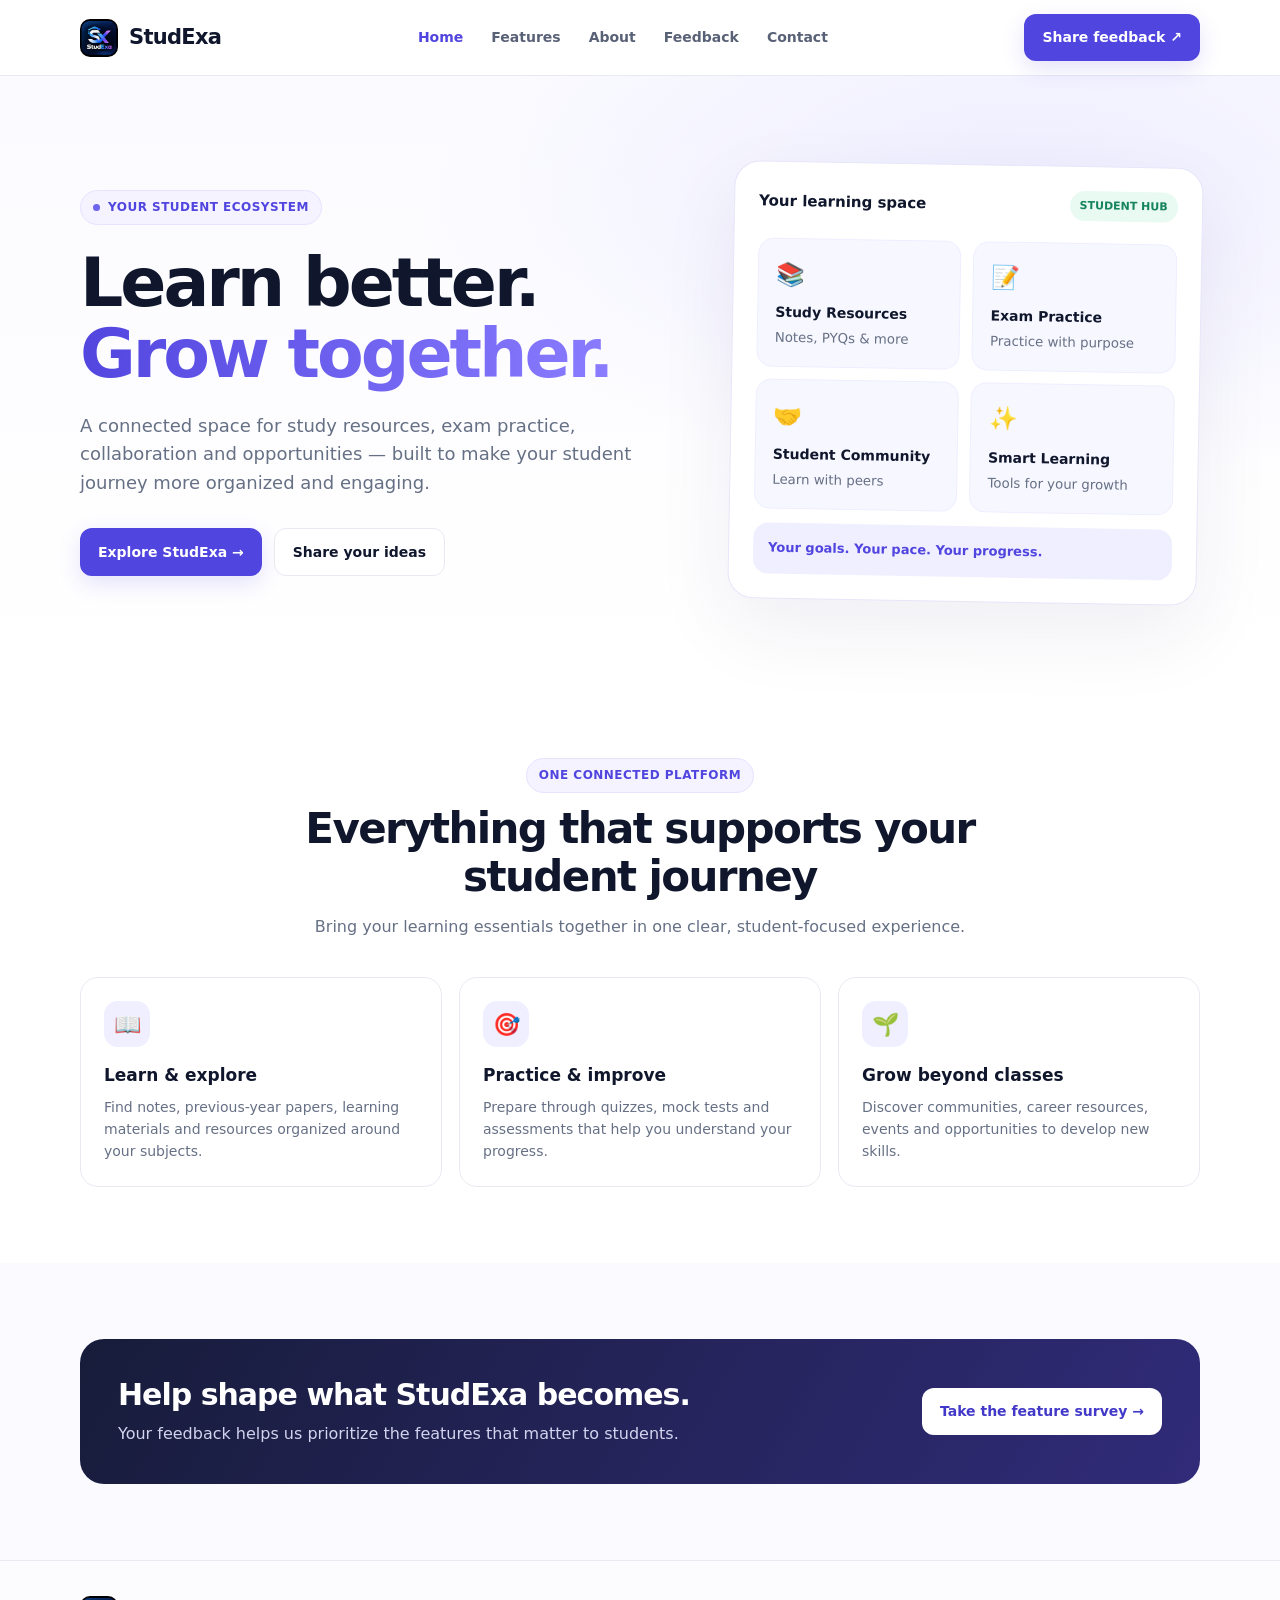
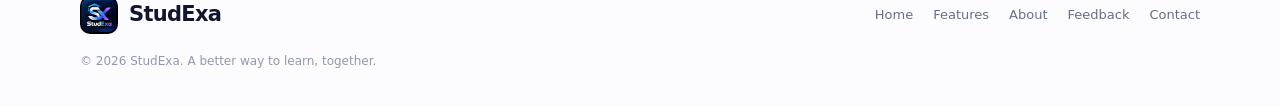
<file: index.html>
<!doctype html>
<html lang="en"><head><meta charset="utf-8"><meta name="viewport" content="width=device-width,initial-scale=1"><meta name="theme-color" content="#5145df"><meta name="description" content="StudExa — one connected space for learning, practice and student growth."><title>Home | StudExa</title><link rel="stylesheet" href="assets/style.css"></head>
<body><header><div class="container nav"><a class="brand" href="index.html"><img src="assets/studexa-logo.png" alt="StudExa logo"><span>StudExa</span></a><button class="menu" aria-label="Toggle navigation" onclick="document.querySelector('.navlinks').classList.toggle('open')">☰</button><nav class="navlinks"><a class="active" href="index.html">Home</a><a class="" href="features.html">Features</a><a class="" href="about.html">About</a><a class="" href="feedback.html">Feedback</a><a class="" href="contact.html">Contact</a></nav><a class="nav-cta" href="feedback.html">Share feedback ↗</a></div></header>

<main><section class="hero"><div class="container hero-grid"><div><span class="eyebrow"><i></i> Your student ecosystem</span><h1>Learn better.<br><span class="gradient">Grow together.</span></h1><p class="lead">A connected space for study resources, exam practice, collaboration and opportunities — built to make your student journey more organized and engaging.</p><div class="actions"><a class="btn" href="features.html">Explore StudExa →</a><a class="btn secondary" href="feedback.html">Share your ideas</a></div></div><div class="hero-card"><div class="mock-top"><div class="mock-title">Your learning space</div><span class="pill">STUDENT HUB</span></div><div class="mock-grid"><div class="mock-tile"><div class="mock-icon">📚</div><b>Study Resources</b><small>Notes, PYQs & more</small></div><div class="mock-tile"><div class="mock-icon">📝</div><b>Exam Practice</b><small>Practice with purpose</small></div><div class="mock-tile"><div class="mock-icon">🤝</div><b>Student Community</b><small>Learn with peers</small></div><div class="mock-tile"><div class="mock-icon">✨</div><b>Smart Learning</b><small>Tools for your growth</small></div></div><div class="mock-bottom">Your goals. Your pace. Your progress.</div></div></div></section>
<section class="section"><div class="container"><div class="section-head"><span class="eyebrow">One connected platform</span><h2>Everything that supports your student journey</h2><p>Bring your learning essentials together in one clear, student-focused experience.</p></div><div class="cards">
<div class="card"><div class="card-icon">📖</div><h3>Learn & explore</h3><p>Find notes, previous-year papers, learning materials and resources organized around your subjects.</p></div>
<div class="card"><div class="card-icon">🎯</div><h3>Practice & improve</h3><p>Prepare through quizzes, mock tests and assessments that help you understand your progress.</p></div>
<div class="card"><div class="card-icon">🌱</div><h3>Grow beyond classes</h3><p>Discover communities, career resources, events and opportunities to develop new skills.</p></div></div></div></section>
<section class="section soft"><div class="container"><div class="band"><div><h2>Help shape what StudExa becomes.</h2><p>Your feedback helps us prioritize the features that matter to students.</p></div><a class="btn" href="feedback.html">Take the feature survey →</a></div></div></section></main>

<footer><div class="container"><div class="footer-row"><a class="brand" href="index.html"><img src="assets/studexa-logo.png" alt="StudExa logo"><span>StudExa</span></a><div class="footer-links"><a class="active" href="index.html">Home</a><a class="" href="features.html">Features</a><a class="" href="about.html">About</a><a class="" href="feedback.html">Feedback</a><a class="" href="contact.html">Contact</a></div></div><div class="copyright">© <span id="year"></span> StudExa. A better way to learn, together.</div></div></footer><script>document.getElementById('year').textContent=new Date().getFullYear();</script></body></html>
</file>
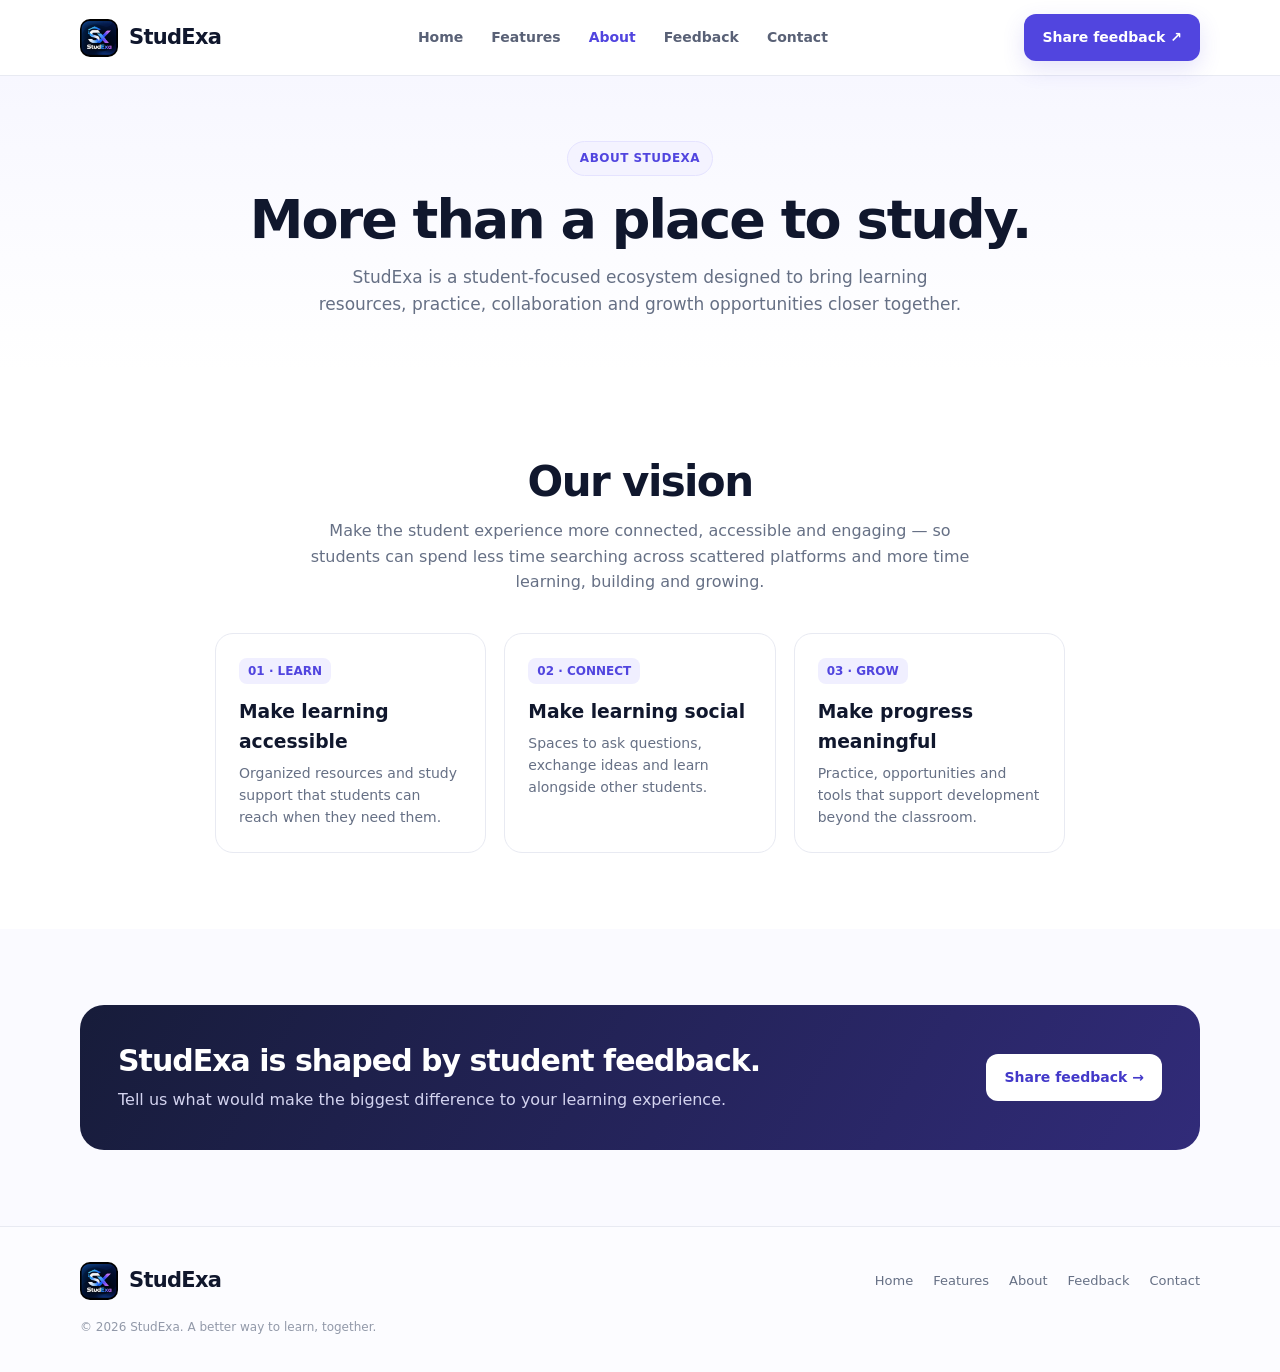
<file: about.html>
<!doctype html>
<html lang="en"><head><meta charset="utf-8"><meta name="viewport" content="width=device-width,initial-scale=1"><meta name="theme-color" content="#5145df"><meta name="description" content="StudExa — one connected space for learning, practice and student growth."><title>About | StudExa</title><link rel="stylesheet" href="assets/style.css"></head>
<body><header><div class="container nav"><a class="brand" href="index.html"><img src="assets/studexa-logo.png" alt="StudExa logo"><span>StudExa</span></a><button class="menu" aria-label="Toggle navigation" onclick="document.querySelector('.navlinks').classList.toggle('open')">☰</button><nav class="navlinks"><a class="" href="index.html">Home</a><a class="" href="features.html">Features</a><a class="active" href="about.html">About</a><a class="" href="feedback.html">Feedback</a><a class="" href="contact.html">Contact</a></nav><a class="nav-cta" href="feedback.html">Share feedback ↗</a></div></header>

<main><section class="page-hero"><div class="container"><span class="eyebrow">About StudExa</span><h1>More than a place to study.</h1><p>StudExa is a student-focused ecosystem designed to bring learning resources, practice, collaboration and growth opportunities closer together.</p></div></section>
<section class="section"><div class="container" style="max-width:850px"><div class="section-head"><h2>Our vision</h2><p>Make the student experience more connected, accessible and engaging — so students can spend less time searching across scattered platforms and more time learning, building and growing.</p></div><div class="steps"><div class="step"><span class="step-num">01 · LEARN</span><h3>Make learning accessible</h3><p>Organized resources and study support that students can reach when they need them.</p></div><div class="step"><span class="step-num">02 · CONNECT</span><h3>Make learning social</h3><p>Spaces to ask questions, exchange ideas and learn alongside other students.</p></div><div class="step"><span class="step-num">03 · GROW</span><h3>Make progress meaningful</h3><p>Practice, opportunities and tools that support development beyond the classroom.</p></div></div></div></section>
<section class="section soft"><div class="container"><div class="band"><div><h2>StudExa is shaped by student feedback.</h2><p>Tell us what would make the biggest difference to your learning experience.</p></div><a class="btn" href="feedback.html">Share feedback →</a></div></div></section></main>

<footer><div class="container"><div class="footer-row"><a class="brand" href="index.html"><img src="assets/studexa-logo.png" alt="StudExa logo"><span>StudExa</span></a><div class="footer-links"><a class="" href="index.html">Home</a><a class="" href="features.html">Features</a><a class="active" href="about.html">About</a><a class="" href="feedback.html">Feedback</a><a class="" href="contact.html">Contact</a></div></div><div class="copyright">© <span id="year"></span> StudExa. A better way to learn, together.</div></div></footer><script>document.getElementById('year').textContent=new Date().getFullYear();</script></body></html>
</file>
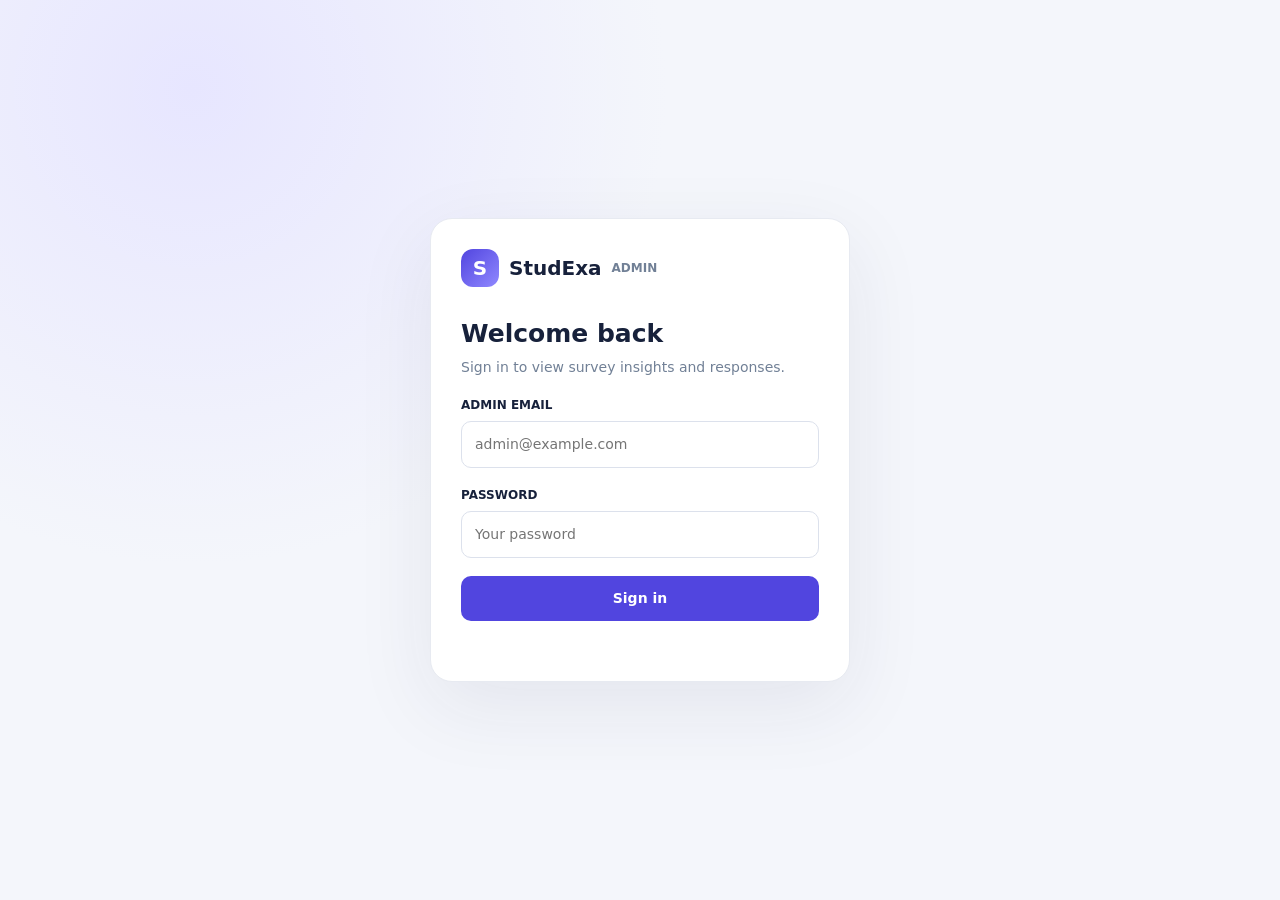
<file: admin.html>
<!doctype html>
<html lang="en">
<head>
<meta charset="utf-8"><meta name="viewport" content="width=device-width,initial-scale=1">
<meta name="theme-color" content="#111936"><title>StudExa | Admin</title>
<style>
:root{--bg:#f4f6fb;--panel:#fff;--ink:#17213b;--muted:#718096;--line:#e7eaf1;--brand:#5145df;--nav:#111936;--green:#169b72;--amber:#d58a20;--red:#d65c69}
*{box-sizing:border-box}body{margin:0;background:var(--bg);color:var(--ink);font:14px/1.5 Inter,system-ui,-apple-system,"Segoe UI",sans-serif}button,input{font:inherit}.hidden{display:none!important}
.login-wrap{min-height:100vh;display:grid;place-items:center;padding:20px;background:radial-gradient(circle at 15% 10%,#e7e6ff,transparent 35%),var(--bg)}.login{width:min(420px,100%);background:white;border:1px solid var(--line);border-radius:22px;padding:30px;box-shadow:0 24px 80px #202b5014}.logo{display:flex;align-items:center;gap:10px;font-weight:900;font-size:20px}.logo-mark{width:38px;height:38px;border-radius:12px;background:linear-gradient(135deg,#5145df,#9088ff);display:grid;place-items:center;color:white}.login h1{font-size:25px;margin:28px 0 5px}.muted{color:var(--muted)}.field{margin:18px 0}.field label{display:block;font-weight:700;font-size:12px;margin-bottom:7px}.field input{width:100%;padding:12px 13px;border:1px solid #dce1ec;border-radius:10px;outline:none}.field input:focus{border-color:var(--brand);box-shadow:0 0 0 3px #5145df18}.btn{border:0;border-radius:10px;background:var(--brand);color:white;padding:12px 16px;font-weight:800;cursor:pointer}.btn:disabled{opacity:.6;cursor:wait}.btn.ghost{background:#f0efff;color:var(--brand)}.full{width:100%}.error{color:#b42318;font-size:12px;margin-top:12px;min-height:18px}
.app{min-height:100vh}.sidebar{position:fixed;inset:0 auto 0 0;width:238px;background:var(--nav);color:white;padding:24px 16px;display:flex;flex-direction:column}.sidebar .logo{padding:0 8px 30px}.side-label{color:#8792b4;font-size:10px;font-weight:800;letter-spacing:1.4px;padding:14px 10px 8px}.side-link{display:flex;align-items:center;gap:11px;padding:11px 12px;color:#c5cce0;border-radius:10px;text-decoration:none;margin:2px 0;font-weight:650}.side-link.active,.side-link:hover{background:#292f57;color:white}.side-bottom{margin-top:auto;color:#98a2c0;font-size:11px;padding:12px}
.main{margin-left:238px;padding:28px 34px 60px;max-width:1600px}.topbar{display:flex;justify-content:space-between;align-items:center;gap:15px;margin-bottom:28px}.topbar h1{font-size:25px;margin:0;letter-spacing:-.6px}.top-actions{display:flex;align-items:center;gap:10px}.user-email{font-size:12px;color:var(--muted)}.status{font-size:11px;font-weight:800;padding:6px 9px;border-radius:20px;background:#e9faf3;color:#11845f}
.kpis{display:grid;grid-template-columns:repeat(4,1fr);gap:15px;margin-bottom:18px}.kpi,.panel{background:var(--panel);border:1px solid var(--line);border-radius:15px;padding:19px}.kpi-label{font-size:12px;color:var(--muted);font-weight:700}.kpi-value{font-size:29px;font-weight:900;letter-spacing:-1px;margin-top:8px}.kpi-foot{font-size:11px;color:var(--muted);margin-top:2px}.grid2{display:grid;grid-template-columns:1.2fr .8fr;gap:16px;margin-bottom:16px}.panel{min-width:0}.panel-head{display:flex;justify-content:space-between;align-items:center;gap:12px;margin-bottom:17px}.panel h2{font-size:15px;margin:0}.panel-sub{font-size:11px;color:var(--muted);margin-top:3px}.chart{display:flex;flex-direction:column;gap:13px}.bar-row{display:grid;grid-template-columns:minmax(110px,1fr) 3fr 35px;align-items:center;gap:10px;font-size:12px}.bar-label{overflow:hidden;text-overflow:ellipsis;white-space:nowrap;color:#47516a}.track{height:10px;border-radius:20px;background:#f0f1f6;overflow:hidden;display:flex}.seg{height:100%}.seg.must{background:#5145df}.seg.useful{background:#32ad85}.seg.unsure{background:#e7ad48}.seg.no{background:#cbd1dd}.bar-total{text-align:right;color:var(--muted);font-variant-numeric:tabular-nums}
.legend{display:flex;gap:13px;flex-wrap:wrap;font-size:11px;color:var(--muted)}.legend span{display:inline-flex;align-items:center;gap:5px}.dot{width:8px;height:8px;border-radius:3px;display:inline-block}.table-wrap{overflow:auto}table{width:100%;border-collapse:collapse;min-width:650px}th,td{text-align:left;border-bottom:1px solid var(--line);padding:11px 9px;font-size:12px}th{color:var(--muted);font-size:10px;text-transform:uppercase;letter-spacing:.6px}td.num{text-align:right;font-variant-numeric:tabular-nums}.priority{font-weight:850;color:var(--brand)}.ideas{display:grid;gap:9px}.idea{background:#f8f9fc;border:1px solid var(--line);border-radius:10px;padding:12px;font-size:12px;white-space:pre-wrap}.toolbar{display:flex;gap:9px;flex-wrap:wrap;align-items:center}.toolbar input,.toolbar select{padding:9px 11px;border:1px solid var(--line);border-radius:9px;background:white;color:var(--ink)}.empty{padding:30px;text-align:center;color:var(--muted);font-size:13px}.notice{background:#fff8e9;border:1px solid #f4e4bd;color:#77551b;border-radius:11px;padding:12px 14px;font-size:12px;margin-bottom:16px}
@media(max-width:1050px){.sidebar{width:200px}.main{margin-left:200px;padding:24px}.kpis{grid-template-columns:repeat(2,1fr)}.grid2{grid-template-columns:1fr}}
@media(max-width:650px){.sidebar{position:static;width:auto;height:auto;padding:12px;display:block}.sidebar .logo{padding:4px 7px 12px}.side-label,.side-bottom{display:none}.side-nav{display:flex;gap:5px;overflow:auto}.side-link{white-space:nowrap;padding:8px 10px;font-size:12px}.main{margin:0;padding:18px 13px 40px}.topbar{align-items:flex-start;flex-direction:column;margin-bottom:18px}.topbar h1{font-size:22px}.top-actions{width:100%;justify-content:space-between}.kpis{gap:9px}.kpi{padding:14px}.kpi-value{font-size:24px}.kpi-label{font-size:11px}.grid2{gap:10px}.panel{padding:15px}.bar-row{grid-template-columns:95px 1fr 25px;gap:6px;font-size:10px}.user-email{max-width:220px;overflow-wrap:anywhere}}
</style>
</head>
<body>
<section id="loginView" class="login-wrap"><form class="login" id="loginForm">
<div class="logo"><span class="logo-mark">S</span> StudExa <span class="muted" style="font-size:12px;font-weight:700">ADMIN</span></div>
<h1>Welcome back</h1><div class="muted">Sign in to view survey insights and responses.</div>
<div class="field"><label for="email">ADMIN EMAIL</label><input id="email" type="email" autocomplete="username" required placeholder="admin@example.com"></div>
<div class="field"><label for="password">PASSWORD</label><input id="password" type="password" autocomplete="current-password" required placeholder="Your password"></div>
<button class="btn full" id="loginBtn">Sign in</button><div class="error" id="loginError"></div>
</form></section>
<section id="appView" class="app hidden">
<aside class="sidebar"><div class="logo"><span class="logo-mark">S</span> StudExa</div><div class="side-label">WORKSPACE</div><nav class="side-nav"><a class="side-link active" href="#overview">▦ Overview</a><a class="side-link" href="#categories">▤ Categories</a><a class="side-link" href="#features">◫ Feature analysis</a><a class="side-link" href="#ideas">✎ Suggestions</a></nav><div class="side-bottom">Survey insights</div></aside>
<main class="main"><div class="topbar"><div><h1>Survey overview</h1><div class="muted" style="font-size:12px">StudExa feature feedback and response analysis</div></div><div class="top-actions"><span class="user-email" id="userEmail"></span><span class="status">● Secure session</span><button class="btn ghost" id="refreshBtn">↻ Refresh</button><button class="btn" id="logoutBtn">Sign out</button></div></div>
<div class="notice">Survey ratings start with “Not Sure” by default. The dashboard reports submitted choices as recorded; it cannot determine whether a respondent changed each default.</div>
<section id="overview"><div class="kpis">
<div class="kpi"><div class="kpi-label">TOTAL RESPONSES</div><div class="kpi-value" id="totalResponses">—</div><div class="kpi-foot">Submitted survey records</div></div>
<div class="kpi"><div class="kpi-label">FEATURE RATINGS</div><div class="kpi-value" id="totalRatings">—</div><div class="kpi-foot">Across all submitted responses</div></div>
<div class="kpi"><div class="kpi-label">MUST HAVE</div><div class="kpi-value" id="mustHave">—</div><div class="kpi-foot">Ratings marked Must Have</div></div>
<div class="kpi"><div class="kpi-label">USEFUL + MUST HAVE</div><div class="kpi-value" id="positiveRate">—</div><div class="kpi-foot">Share of all ratings</div></div>
</div></section>
<div class="grid2"><section class="panel"><div class="panel-head"><div><h2>Overall rating distribution</h2><div class="panel-sub">All feature ratings combined</div></div></div><div id="overallChart" class="chart"></div><div class="legend" style="margin-top:18px"><span><i class="dot" style="background:#5145df"></i>Must Have</span><span><i class="dot" style="background:#32ad85"></i>Useful</span><span><i class="dot" style="background:#e7ad48"></i>Not Sure</span><span><i class="dot" style="background:#cbd1dd"></i>Not Needed</span></div></section>
<section class="panel"><div class="panel-head"><div><h2>Response activity</h2><div class="panel-sub">Submissions by date</div></div></div><div id="activityChart" class="chart"></div></section></div>
<section class="panel" id="categories"><div class="panel-head"><div><h2>Category comparison</h2><div class="panel-sub">Share of ratings marked Must Have or Useful</div></div></div><div id="categoryChart" class="chart"></div></section>
<section class="panel" id="features" style="margin-top:16px"><div class="panel-head"><div><h2>Feature-level analysis</h2><div class="panel-sub">Ranked by Must Have + Useful responses</div></div><div class="toolbar"><input id="featureSearch" placeholder="Search features…"><select id="categoryFilter"><option value="">All categories</option></select></div></div><div class="table-wrap"><table><thead><tr><th>Feature</th><th>Category</th><th class="num">Must have</th><th class="num">Useful</th><th class="num">Not sure</th><th class="num">Not needed</th><th class="num">Positive %</th></tr></thead><tbody id="featureTable"></tbody></table></div></section>
<section class="panel" id="ideas" style="margin-top:16px"><div class="panel-head"><div><h2>Student suggestions</h2><div class="panel-sub">Optional ideas shared with survey submissions</div></div><span class="muted" id="ideaCount"></span></div><div id="ideaList" class="ideas"></div></section>
<div id="loadError" class="error"></div>
</main></section>
<script>
const cfg={apiKey:"AIzaSyDFv6fVYAH8S95BQQiL_O3RfxHeDN9xOVA",projectId:"studexa-34e5e"};
const collectionPath=`https://firestore.googleapis.com/v1/projects/${cfg.projectId}/databases/(default)/documents/studexa_feature_surveys`;
let idToken=null,allDocs=[],analysisRows=[];
const $=id=>document.getElementById(id);
function decode(v){if(!v)return null;if("stringValue"in v)return v.stringValue;if("integerValue"in v)return Number(v.integerValue);if("doubleValue"in v)return v.doubleValue;if("booleanValue"in v)return v.booleanValue;if("timestampValue"in v)return v.timestampValue;if("nullValue"in v)return null;if("mapValue"in v){const o={};for(const [k,x]of Object.entries(v.mapValue.fields||{}))o[k]=decode(x);return o}if("arrayValue"in v)return(v.arrayValue.values||[]).map(decode);return null}
function docData(d){const o={};for(const[k,v]of Object.entries(d.fields||{}))o[k]=decode(v);return o}
function pct(n,d){return d?Math.round(n/d*100):0}
function fmt(n){return Number(n||0).toLocaleString("en-IN")}
function showError(m){$("loadError").textContent=m||""}
async function signIn(email,password){const r=await fetch(`https://identitytoolkit.googleapis.com/v1/accounts:signInWithPassword?key=${cfg.apiKey}`,{method:"POST",headers:{"Content-Type":"application/json"},body:JSON.stringify({email,password,returnSecureToken:true})});const d=await r.json();if(!r.ok)throw Error(d.error?.message||"Sign in failed");return d}
async function loadAll(){let token=null,docs=[];do{const u=new URL(collectionPath);u.searchParams.set("pageSize","100");if(token)u.searchParams.set("pageToken",token);const r=await fetch(u,{headers:{Authorization:`Bearer ${idToken}`}});const d=await r.json();if(!r.ok)throw Error(d.error?.message||"Could not load survey records");docs.push(...(d.documents||[]));token=d.nextPageToken||null;}while(token);return docs.map(d=>({id:d.name.split("/").pop(),...docData(d)}))}
const categories=[
["learningResources","Learning & Study Resources"],["exams","Exams & Assessment"],["quizGamification","Quiz & Gamification"],["aiLearning","AI-Powered Learning"],["community","Student Community & Collaboration"],["career","Career & Professional Development"],["campusUtilities","Campus & College Utilities"],["offlineSmart","Offline & Smart Features"]
];
function makeAnalysis(){const featureMap=new Map(),categoryMap={};let overall={must_have:0,useful:0,not_sure:0,not_needed:0},dates={};
categories.forEach(([key,title])=>categoryMap[key]={key,title,must_have:0,useful:0,not_sure:0,not_needed:0,total:0});
for(const d of allDocs){const date=(d.submittedAt||"").slice(0,10)||"Unknown";dates[date]=(dates[date]||0)+1;
const fr=d.featureRatings||{};
for(const [catKey,catTitle]of categories){const values=fr[catKey]||{};for(const [feature,value]of Object.entries(values)){if(!featureMap.has(feature))featureMap.set(feature,{feature,category:catTitle,must_have:0,useful:0,not_sure:0,not_needed:0,total:0});const row=featureMap.get(feature);if(row[value]!==undefined){row[value]++;row.total++;overall[value]++;categoryMap[catKey][value]++;categoryMap[catKey].total++;}}}}
analysisRows=[...featureMap.values()].map(x=>({...x,positive:x.must_have+x.useful,positivePct:pct(x.must_have+x.useful,x.total)})).sort((a,b)=>b.positive-a.positive||b.positivePct-a.positivePct);
return{overall,categoryMap:Object.values(categoryMap),dates,total:analysisRows.reduce((a,x)=>a+x.total,0)}}
function render(){const a=makeAnalysis(),total=a.overall.must_have+a.overall.useful+a.overall.not_sure+a.overall.not_needed;$("totalResponses").textContent=fmt(allDocs.length);$("totalRatings").textContent=fmt(total);$("mustHave").textContent=fmt(a.overall.must_have);$("positiveRate").textContent=pct(a.overall.must_have+a.overall.useful,total)+"%";
const vals=[["Must Have",a.overall.must_have,"must"],["Useful",a.overall.useful,"useful"],["Not Sure",a.overall.not_sure,"unsure"],["Not Needed",a.overall.not_needed,"no"]];$("overallChart").innerHTML=vals.map(([n,v,c])=>`<div class="bar-row"><div class="bar-label">${n}</div><div class="track"><div class="seg ${c}" style="width:${pct(v,total)}%"></div></div><div class="bar-total">${pct(v,total)}%</div></div>`).join("");
const dates=Object.entries(a.dates).sort((x,y)=>x[0].localeCompare(y[0])).slice(-10),max=Math.max(1,...dates.map(x=>x[1]));$("activityChart").innerHTML=dates.length?dates.map(([d,n])=>`<div class="bar-row"><div class="bar-label">${d}</div><div class="track"><div class="seg must" style="width:${n/max*100}%"></div></div><div class="bar-total">${n}</div></div>`).join(""):'<div class="empty">No submissions yet.</div>';
$("categoryChart").innerHTML=a.categoryMap.map(c=>`<div class="bar-row"><div class="bar-label" title="${c.title}">${c.title}</div><div class="track"><div class="seg must" style="width:${pct(c.must_have,c.total)}%"></div><div class="seg useful" style="width:${pct(c.useful,c.total)}%"></div></div><div class="bar-total">${pct(c.must_have+c.useful,c.total)}%</div></div>`).join("");
$("categoryFilter").innerHTML='<option value="">All categories</option>'+categories.map(([k,t])=>`<option value="${t}">${t}</option>`).join("");
renderFeatureTable();renderIdeas()}
function renderFeatureTable(){const q=$("featureSearch").value.toLowerCase(),cat=$("categoryFilter").value;const rows=analysisRows.filter(x=>(!cat||x.category===cat)&&x.feature.toLowerCase().includes(q));$("featureTable").innerHTML=rows.map(x=>`<tr><td>${esc(x.feature)}</td><td>${esc(x.category)}</td><td class="num">${x.must_have}</td><td class="num">${x.useful}</td><td class="num">${x.not_sure}</td><td class="num">${x.not_needed}</td><td class="num priority">${x.positivePct}%</td></tr>`).join("")||'<tr><td colspan="7" class="empty">No matching feature ratings.</td></tr>'}
function renderIdeas(){const ideas=allDocs.filter(d=>typeof d.customIdea==="string"&&d.customIdea.trim()).sort((a,b)=>(b.submittedAt||"").localeCompare(a.submittedAt||""));$("ideaCount").textContent=ideas.length+" suggestions";$("ideaList").innerHTML=ideas.length?ideas.map(d=>`<div class="idea">${esc(d.customIdea)}<div class="muted" style="margin-top:7px;font-size:10px">${d.submittedAt?new Date(d.submittedAt).toLocaleString():"Date unavailable"}</div></div>`).join(""):'<div class="empty">No written suggestions yet.</div>'}
function esc(s){return String(s??"").replace(/[&<>"']/g,c=>({"&":"&amp;","<":"&lt;",">":"&gt;",'"':"&quot;","'":"&#39;"}[c]))}
async function refresh(){showError("");$("refreshBtn").disabled=true;$("refreshBtn").textContent="Loading…";try{allDocs=await loadAll();render()}catch(e){showError(e.message)}finally{$("refreshBtn").disabled=false;$("refreshBtn").textContent="↻ Refresh"}}
$("loginForm").addEventListener("submit",async e=>{e.preventDefault();$("loginBtn").disabled=true;$("loginBtn").textContent="Signing in…";$("loginError").textContent="";try{const auth=await signIn($("email").value.trim(),$("password").value);idToken=auth.idToken;$("loginView").classList.add("hidden");$("appView").classList.remove("hidden");$("userEmail").textContent=auth.email||"";await refresh()}catch(err){$("loginError").textContent=err.message}finally{$("loginBtn").disabled=false;$("loginBtn").textContent="Sign in"}});
$("logoutBtn").onclick=()=>{idToken=null;allDocs=[];$("appView").classList.add("hidden");$("loginView").classList.remove("hidden");$("password").value=""};
$("refreshBtn").onclick=refresh;$("featureSearch").oninput=renderFeatureTable;$("categoryFilter").onchange=renderFeatureTable;
</script>
</body></html>
</file>
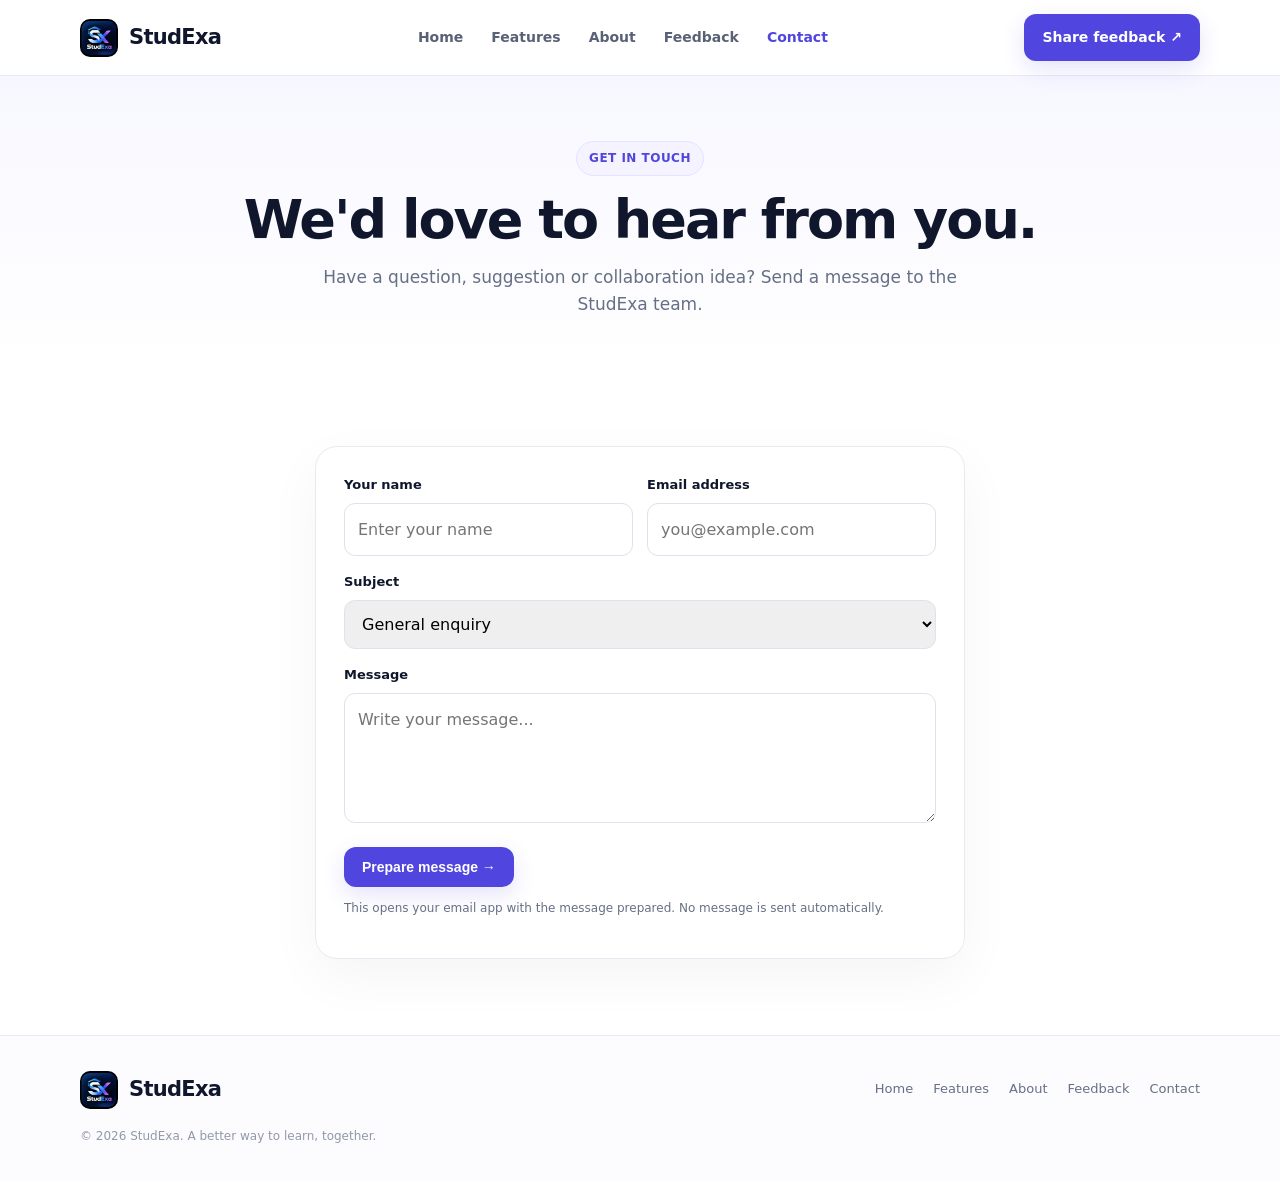
<file: contact.html>
<!doctype html>
<html lang="en"><head><meta charset="utf-8"><meta name="viewport" content="width=device-width,initial-scale=1"><meta name="theme-color" content="#5145df"><meta name="description" content="StudExa — one connected space for learning, practice and student growth."><title>Contact | StudExa</title><link rel="stylesheet" href="assets/style.css"></head>
<body><header><div class="container nav"><a class="brand" href="index.html"><img src="assets/studexa-logo.png" alt="StudExa logo"><span>StudExa</span></a><button class="menu" aria-label="Toggle navigation" onclick="document.querySelector('.navlinks').classList.toggle('open')">☰</button><nav class="navlinks"><a class="" href="index.html">Home</a><a class="" href="features.html">Features</a><a class="" href="about.html">About</a><a class="" href="feedback.html">Feedback</a><a class="active" href="contact.html">Contact</a></nav><a class="nav-cta" href="feedback.html">Share feedback ↗</a></div></header>

<main><section class="page-hero"><div class="container"><span class="eyebrow">Get in touch</span><h1>We'd love to hear from you.</h1><p>Have a question, suggestion or collaboration idea? Send a message to the StudExa team.</p></div></section>
<section class="section"><div class="container"><form class="form-card" id="contactForm"><div class="form-row"><div class="field"><label for="name">Your name</label><input id="name" name="name" placeholder="Enter your name" required></div><div class="field"><label for="email">Email address</label><input id="email" name="email" type="email" placeholder="you@example.com" required></div></div><div class="field"><label for="subject">Subject</label><select id="subject" name="subject"><option>General enquiry</option><option>Suggestion</option><option>Collaboration</option><option>Report an issue</option></select></div><div class="field"><label for="message">Message</label><textarea id="message" name="message" placeholder="Write your message..." required></textarea></div><button class="btn" type="submit">Prepare message →</button><p class="notice" id="formNote">This opens your email app with the message prepared. No message is sent automatically.</p></form></div></section></main>
<script>
document.getElementById('contactForm').addEventListener('submit',function(e){e.preventDefault();const d=new FormData(this);const subject=encodeURIComponent('[StudExa] '+d.get('subject'));const body=encodeURIComponent('Name: '+d.get('name')+'\nEmail: '+d.get('email')+'\n\n'+d.get('message'));window.location.href='mailto:?subject='+subject+'&body='+body;});
</script>

<footer><div class="container"><div class="footer-row"><a class="brand" href="index.html"><img src="assets/studexa-logo.png" alt="StudExa logo"><span>StudExa</span></a><div class="footer-links"><a class="" href="index.html">Home</a><a class="" href="features.html">Features</a><a class="" href="about.html">About</a><a class="" href="feedback.html">Feedback</a><a class="active" href="contact.html">Contact</a></div></div><div class="copyright">© <span id="year"></span> StudExa. A better way to learn, together.</div></div></footer><script>document.getElementById('year').textContent=new Date().getFullYear();</script></body></html>
</file>
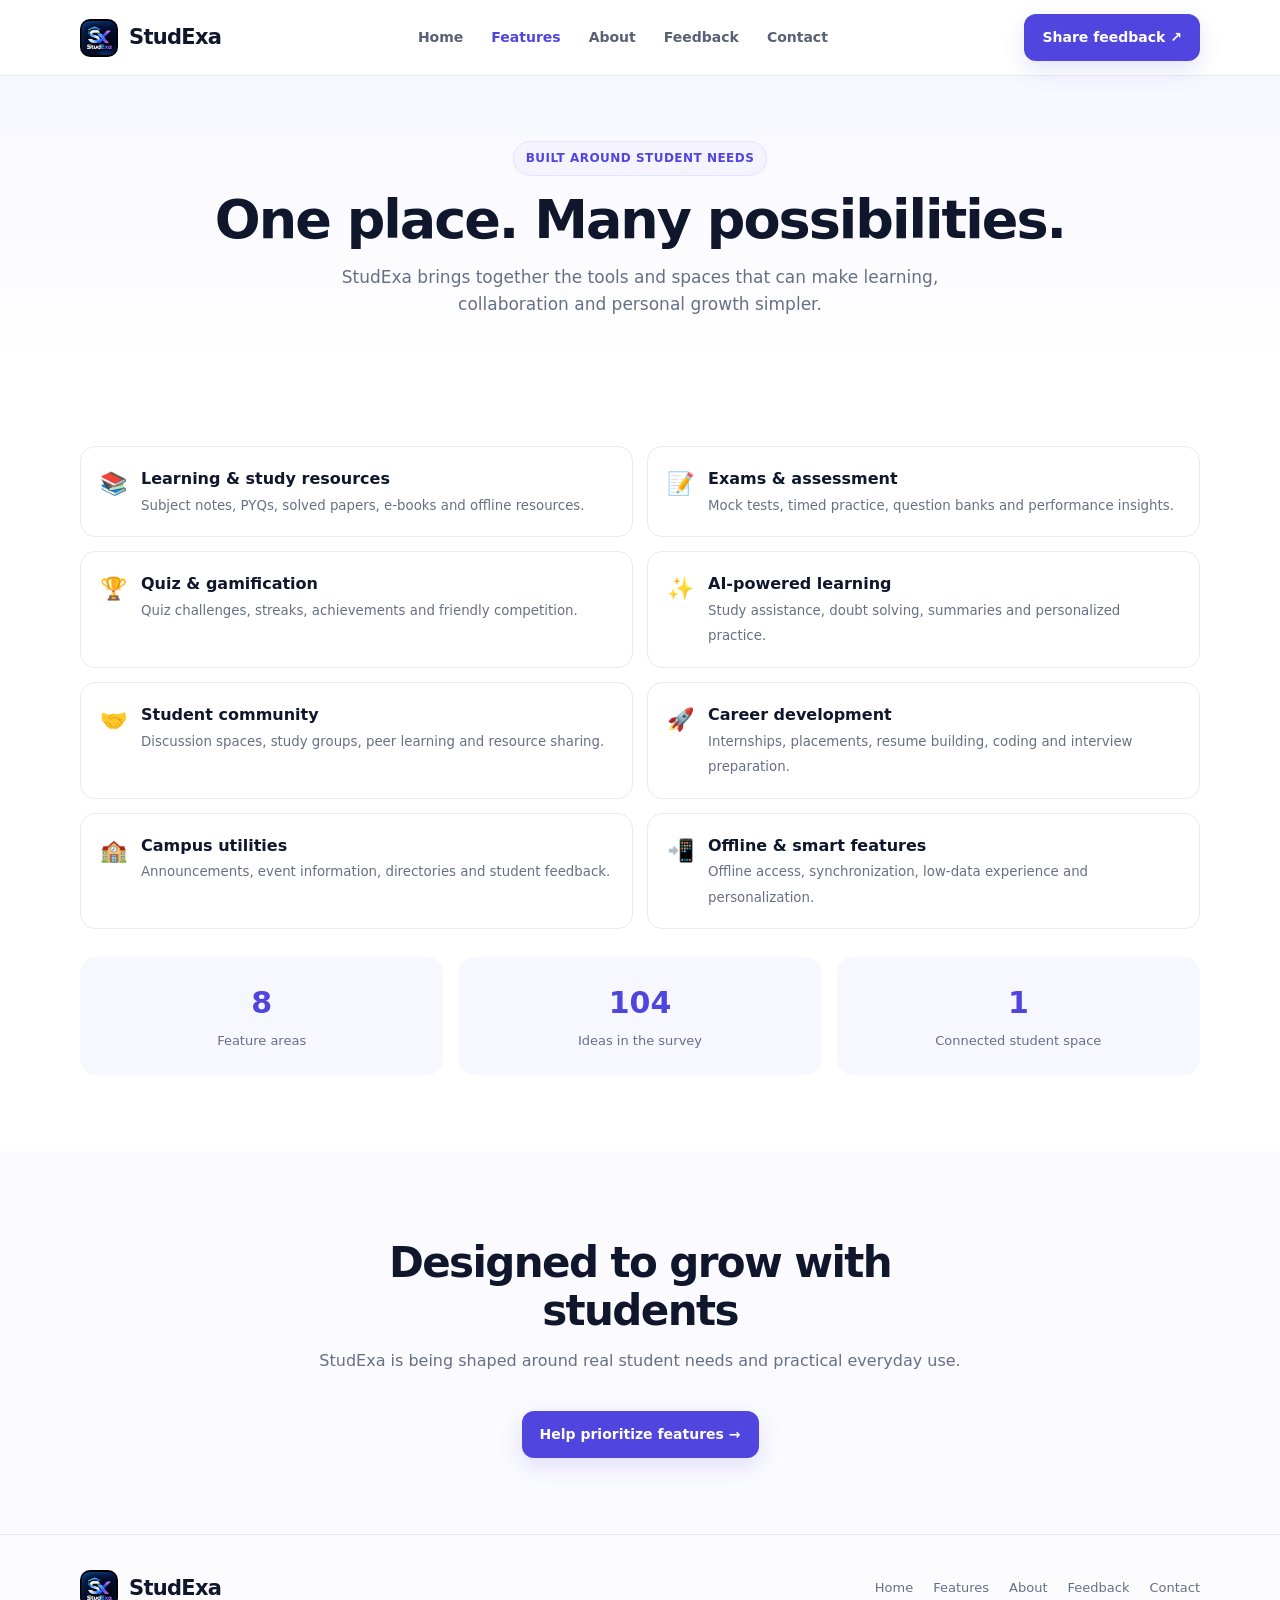
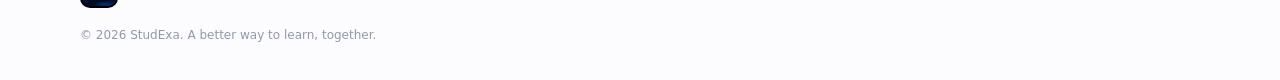
<file: features.html>
<!doctype html>
<html lang="en"><head><meta charset="utf-8"><meta name="viewport" content="width=device-width,initial-scale=1"><meta name="theme-color" content="#5145df"><meta name="description" content="StudExa — one connected space for learning, practice and student growth."><title>Features | StudExa</title><link rel="stylesheet" href="assets/style.css"></head>
<body><header><div class="container nav"><a class="brand" href="index.html"><img src="assets/studexa-logo.png" alt="StudExa logo"><span>StudExa</span></a><button class="menu" aria-label="Toggle navigation" onclick="document.querySelector('.navlinks').classList.toggle('open')">☰</button><nav class="navlinks"><a class="" href="index.html">Home</a><a class="active" href="features.html">Features</a><a class="" href="about.html">About</a><a class="" href="feedback.html">Feedback</a><a class="" href="contact.html">Contact</a></nav><a class="nav-cta" href="feedback.html">Share feedback ↗</a></div></header>

<main><section class="page-hero"><div class="container"><span class="eyebrow">Built around student needs</span><h1>One place. Many possibilities.</h1><p>StudExa brings together the tools and spaces that can make learning, collaboration and personal growth simpler.</p></div></section>
<section class="section"><div class="container"><div class="feature-list">
<div class="feature-item"><span>📚</span><div><b>Learning & study resources</b><small>Subject notes, PYQs, solved papers, e-books and offline resources.</small></div></div>
<div class="feature-item"><span>📝</span><div><b>Exams & assessment</b><small>Mock tests, timed practice, question banks and performance insights.</small></div></div>
<div class="feature-item"><span>🏆</span><div><b>Quiz & gamification</b><small>Quiz challenges, streaks, achievements and friendly competition.</small></div></div>
<div class="feature-item"><span>✨</span><div><b>AI-powered learning</b><small>Study assistance, doubt solving, summaries and personalized practice.</small></div></div>
<div class="feature-item"><span>🤝</span><div><b>Student community</b><small>Discussion spaces, study groups, peer learning and resource sharing.</small></div></div>
<div class="feature-item"><span>🚀</span><div><b>Career development</b><small>Internships, placements, resume building, coding and interview preparation.</small></div></div>
<div class="feature-item"><span>🏫</span><div><b>Campus utilities</b><small>Announcements, event information, directories and student feedback.</small></div></div>
<div class="feature-item"><span>📲</span><div><b>Offline & smart features</b><small>Offline access, synchronization, low-data experience and personalization.</small></div></div>
</div><div class="stat-row"><div class="stat"><strong>8</strong><span>Feature areas</span></div><div class="stat"><strong>104</strong><span>Ideas in the survey</span></div><div class="stat"><strong>1</strong><span>Connected student space</span></div></div></div></section>
<section class="section soft"><div class="container"><div class="section-head"><h2>Designed to grow with students</h2><p>StudExa is being shaped around real student needs and practical everyday use.</p></div><div class="actions" style="justify-content:center"><a class="btn" href="feedback.html">Help prioritize features →</a></div></div></section></main>

<footer><div class="container"><div class="footer-row"><a class="brand" href="index.html"><img src="assets/studexa-logo.png" alt="StudExa logo"><span>StudExa</span></a><div class="footer-links"><a class="" href="index.html">Home</a><a class="active" href="features.html">Features</a><a class="" href="about.html">About</a><a class="" href="feedback.html">Feedback</a><a class="" href="contact.html">Contact</a></div></div><div class="copyright">© <span id="year"></span> StudExa. A better way to learn, together.</div></div></footer><script>document.getElementById('year').textContent=new Date().getFullYear();</script></body></html>
</file>
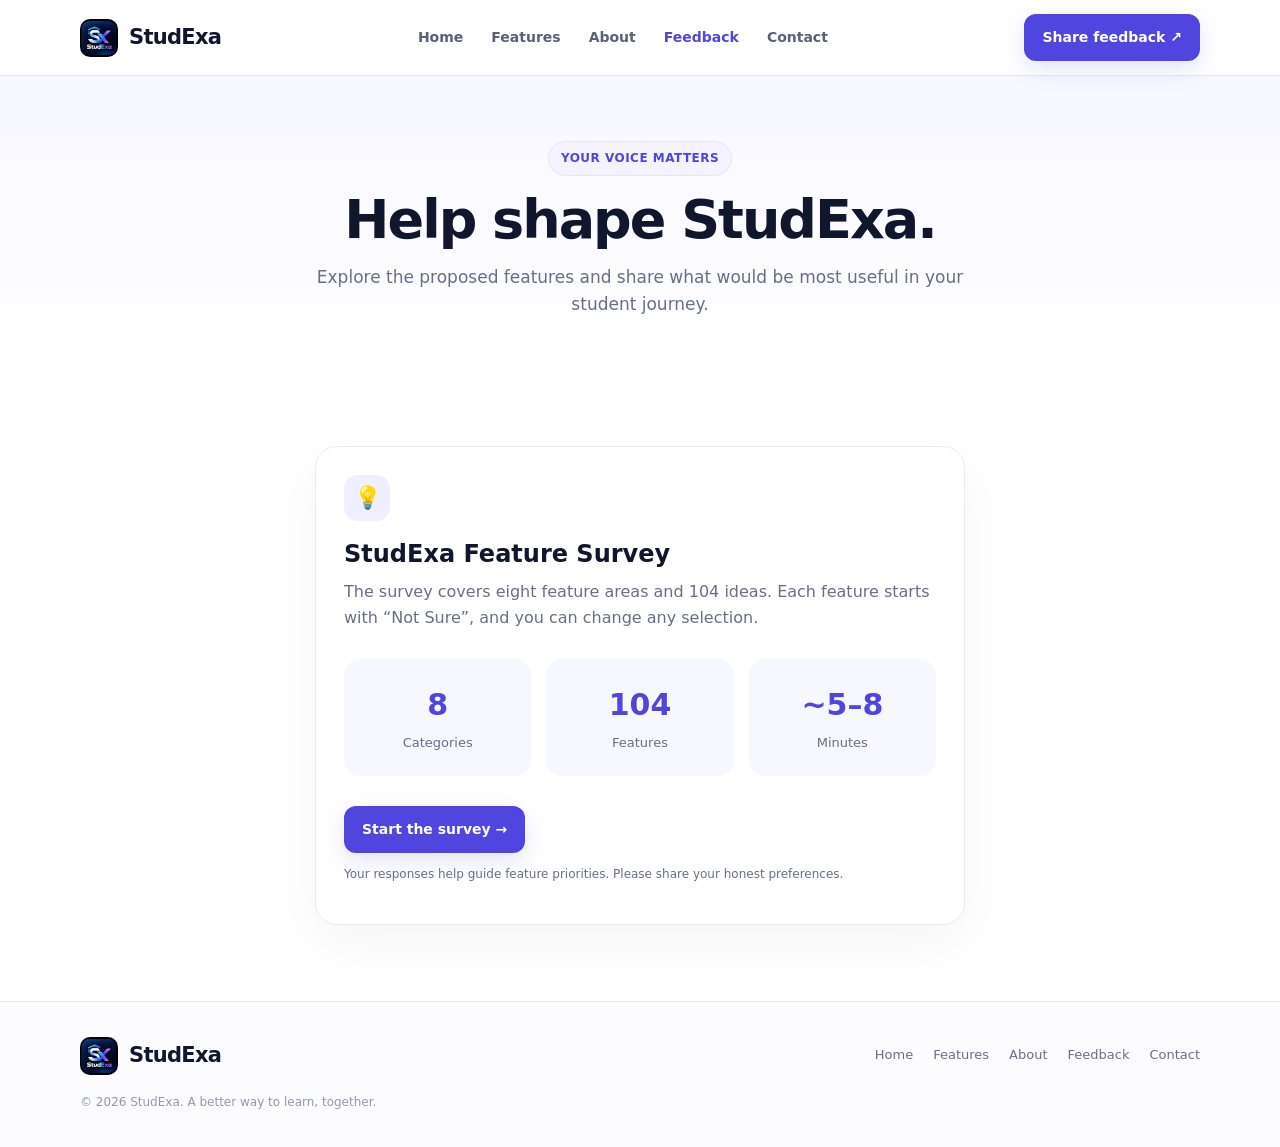
<file: feedback.html>
<!doctype html>
<html lang="en"><head><meta charset="utf-8"><meta name="viewport" content="width=device-width,initial-scale=1"><meta name="theme-color" content="#5145df"><meta name="description" content="StudExa — one connected space for learning, practice and student growth."><title>Feedback | StudExa</title><link rel="stylesheet" href="assets/style.css"></head>
<body><header><div class="container nav"><a class="brand" href="index.html"><img src="assets/studexa-logo.png" alt="StudExa logo"><span>StudExa</span></a><button class="menu" aria-label="Toggle navigation" onclick="document.querySelector('.navlinks').classList.toggle('open')">☰</button><nav class="navlinks"><a class="" href="index.html">Home</a><a class="" href="features.html">Features</a><a class="" href="about.html">About</a><a class="active" href="feedback.html">Feedback</a><a class="" href="contact.html">Contact</a></nav><a class="nav-cta" href="feedback.html">Share feedback ↗</a></div></header>

<main><section class="page-hero"><div class="container"><span class="eyebrow">Your voice matters</span><h1>Help shape StudExa.</h1><p>Explore the proposed features and share what would be most useful in your student journey.</p></div></section>
<section class="section"><div class="container"><div class="form-card"><div class="card-icon">💡</div><h2 style="margin:14px 0 6px">StudExa Feature Survey</h2><p style="color:var(--muted);margin-top:0">The survey covers eight feature areas and 104 ideas. Each feature starts with “Not Sure”, and you can change any selection.</p><div class="stat-row"><div class="stat"><strong>8</strong><span>Categories</span></div><div class="stat"><strong>104</strong><span>Features</span></div><div class="stat"><strong>~5–8</strong><span>Minutes</span></div></div><div class="actions"><a class="btn" href="feature-survey.html">Start the survey →</a></div><p class="notice">Your responses help guide feature priorities. Please share your honest preferences.</p></div></div></section></main>

<footer><div class="container"><div class="footer-row"><a class="brand" href="index.html"><img src="assets/studexa-logo.png" alt="StudExa logo"><span>StudExa</span></a><div class="footer-links"><a class="" href="index.html">Home</a><a class="" href="features.html">Features</a><a class="" href="about.html">About</a><a class="active" href="feedback.html">Feedback</a><a class="" href="contact.html">Contact</a></div></div><div class="copyright">© <span id="year"></span> StudExa. A better way to learn, together.</div></div></footer><script>document.getElementById('year').textContent=new Date().getFullYear();</script></body></html>
</file>
<file: assets/style.css>
:root{--ink:#10172d;--muted:#667085;--brand:#5145df;--brand2:#766cf4;--line:#e8eaf2;--soft:#f5f6ff;--white:#fff;--mint:#e9fbf5}
*{box-sizing:border-box}html{scroll-behavior:smooth}body{margin:0;font-family:Inter,ui-sans-serif,system-ui,-apple-system,BlinkMacSystemFont,"Segoe UI",sans-serif;color:var(--ink);background:#fff;line-height:1.6}a{color:inherit;text-decoration:none}.container{width:min(1120px,calc(100% - 40px));margin:auto}
header{height:76px;border-bottom:1px solid var(--line);background:rgba(255,255,255,.92);position:sticky;top:0;z-index:20;backdrop-filter:blur(14px)}.nav{height:100%;display:flex;align-items:center;justify-content:space-between;gap:24px}.brand{display:flex;align-items:center;gap:11px;font-weight:850;font-size:21px;letter-spacing:-.7px}.brand img{width:38px;height:38px;object-fit:contain;border-radius:10px}.brand-mark{width:38px;height:38px;border-radius:12px;background:linear-gradient(135deg,#5145df,#8b83ff);display:grid;place-items:center;color:white;font-weight:900}.navlinks{display:flex;align-items:center;gap:28px;color:#596176;font-size:14px;font-weight:650}.navlinks a:hover,.navlinks a.active{color:var(--brand)}.nav-cta,.btn{display:inline-flex;align-items:center;justify-content:center;border:0;border-radius:12px;padding:12px 18px;background:var(--brand);color:#fff;font-weight:750;font-size:14px;box-shadow:0 8px 22px #5145df26;transition:.2s}.nav-cta:hover,.btn:hover{transform:translateY(-2px);background:#4035c8}.menu{display:none;background:#f1f2ff;border:0;border-radius:10px;padding:9px;color:var(--ink);font-size:20px}
.hero{padding:88px 0 80px;background:radial-gradient(ellipse at 80% 20%,#eeedff 0,transparent 42%),linear-gradient(180deg,#fbfbff,#fff)}.hero-grid{display:grid;grid-template-columns:1.12fr .88fr;gap:55px;align-items:center}.eyebrow{display:inline-flex;align-items:center;gap:8px;border:1px solid #e5e3ff;background:#f4f3ff;color:#5145df;border-radius:99px;padding:7px 12px;font-size:12px;font-weight:800;letter-spacing:.04em;text-transform:uppercase}.eyebrow i{width:7px;height:7px;border-radius:50%;background:#6c63ef}.hero h1{font-size:clamp(42px,6vw,68px);line-height:1.05;letter-spacing:-3px;margin:22px 0}.gradient{background:linear-gradient(100deg,#5145df,#8a7dff);-webkit-background-clip:text;background-clip:text;color:transparent}.lead{font-size:18px;color:var(--muted);max-width:590px}.actions{display:flex;gap:12px;flex-wrap:wrap;margin-top:30px}.btn.secondary{background:white;color:var(--ink);border:1px solid var(--line);box-shadow:none}.hero-card{border:1px solid #e7e6fa;border-radius:26px;padding:24px;background:#fff;box-shadow:0 30px 80px #24215c12;transform:rotate(1deg)}.mock-top{display:flex;justify-content:space-between;align-items:center;margin-bottom:22px}.mock-title{font-weight:850;font-size:15px}.pill{font-size:11px;color:#15835e;background:#e8faf2;border-radius:30px;padding:6px 10px;font-weight:800}.mock-grid{display:grid;grid-template-columns:1fr 1fr;gap:12px}.mock-tile{padding:17px;border-radius:16px;background:#f7f7ff;border:1px solid #eeeeff}.mock-icon{font-size:23px}.mock-tile b{display:block;margin-top:9px;font-size:14px}.mock-tile small{color:var(--muted)}.mock-bottom{margin-top:14px;background:#f0efff;padding:15px;border-radius:15px;color:#5145df;font-size:13px;font-weight:750}
.section{padding:76px 0}.section.soft{background:#fafaff}.section-head{text-align:center;max-width:690px;margin:0 auto 38px}.section-head h2{font-size:clamp(29px,4vw,42px);letter-spacing:-1.6px;line-height:1.15;margin:12px 0}.section-head p{color:var(--muted);margin:0}.cards{display:grid;grid-template-columns:repeat(3,1fr);gap:17px}.card{border:1px solid var(--line);border-radius:18px;padding:23px;background:white;transition:.2s}.card:hover{transform:translateY(-4px);box-shadow:0 18px 40px #1e24500c;border-color:#d8d5ff}.card-icon{width:46px;height:46px;display:grid;place-items:center;border-radius:14px;background:#f0efff;font-size:22px}.card h3{margin:15px 0 6px;font-size:17px}.card p{color:var(--muted);font-size:14px;margin:0}.band{background:linear-gradient(120deg,#171c3a,#312b79);border-radius:24px;padding:38px;color:white;display:flex;align-items:center;justify-content:space-between;gap:25px}.band h2{font-size:30px;line-height:1.2;margin:0 0 8px;letter-spacing:-1px}.band p{color:#d3d3ef;margin:0}.band .btn{background:#fff;color:#4339c9;box-shadow:none;white-space:nowrap}
.page-hero{padding:65px 0 52px;background:linear-gradient(180deg,#f7f7ff,#fff);text-align:center}.page-hero h1{font-size:clamp(36px,5vw,54px);letter-spacing:-2px;line-height:1.1;margin:14px 0}.page-hero p{max-width:650px;margin:auto;color:var(--muted);font-size:17px}.feature-list{display:grid;grid-template-columns:repeat(2,1fr);gap:14px}.feature-item{display:flex;gap:14px;padding:19px;border:1px solid var(--line);border-radius:15px}.feature-item span{font-size:22px}.feature-item b{display:block}.feature-item small{color:var(--muted)}.stat-row{display:grid;grid-template-columns:repeat(3,1fr);gap:15px;margin-top:28px}.stat{padding:22px;border-radius:16px;background:#f7f7ff;text-align:center}.stat strong{font-size:30px;color:var(--brand);display:block}.stat span{font-size:13px;color:var(--muted)}.steps{display:grid;grid-template-columns:repeat(3,1fr);gap:18px}.step{padding:23px;border:1px solid var(--line);border-radius:18px}.step-num{font-size:12px;font-weight:850;color:var(--brand);background:#f0efff;padding:6px 9px;border-radius:8px}.step h3{margin:14px 0 5px}.step p{margin:0;color:var(--muted);font-size:14px}
.form-card{max-width:650px;margin:auto;border:1px solid var(--line);border-radius:22px;padding:28px;box-shadow:0 18px 55px #22224a0b}.form-row{display:grid;grid-template-columns:1fr 1fr;gap:14px}.field{margin-bottom:16px}.field label{display:block;font-size:13px;font-weight:750;margin-bottom:7px}.field input,.field textarea,.field select{width:100%;border:1px solid #dfe2ec;border-radius:11px;padding:13px;font:inherit;outline:none}.field input:focus,.field textarea:focus,.field select:focus{border-color:var(--brand);box-shadow:0 0 0 3px #5145df18}.field textarea{min-height:130px;resize:vertical}.notice{color:var(--muted);font-size:12px;margin-top:12px}
footer{border-top:1px solid var(--line);padding:35px 0;background:#fcfcff}.footer-row{display:flex;align-items:center;justify-content:space-between;gap:25px}.footer-links{display:flex;gap:20px;flex-wrap:wrap;color:var(--muted);font-size:13px}.copyright{font-size:12px;color:#9299a9;margin-top:18px}
@media(max-width:820px){.hero-grid{grid-template-columns:1fr;gap:35px}.hero{padding:62px 0}.hero-card{max-width:560px}.cards{grid-template-columns:repeat(2,1fr)}.navlinks{gap:16px}.nav-cta{display:none}}
@media(max-width:620px){.container{width:min(100% - 30px,1120px)}header{height:68px}.menu{display:block}.navlinks{display:none;position:absolute;top:67px;left:0;right:0;background:white;border-bottom:1px solid var(--line);padding:16px 22px 20px;flex-direction:column;align-items:stretch;gap:0}.navlinks.open{display:flex}.navlinks a{padding:11px 0}.hero h1{letter-spacing:-2px}.lead{font-size:16px}.cards,.feature-list,.steps{grid-template-columns:1fr}.section{padding:56px 0}.band{padding:27px;display:block}.band .btn{margin-top:20px}.stat-row{gap:8px}.stat{padding:14px 8px}.stat strong{font-size:24px}.footer-row{align-items:flex-start;flex-direction:column}.form-row{grid-template-columns:1fr;gap:0}.form-card{padding:20px}.page-hero{padding:52px 0 40px}}
</file>
